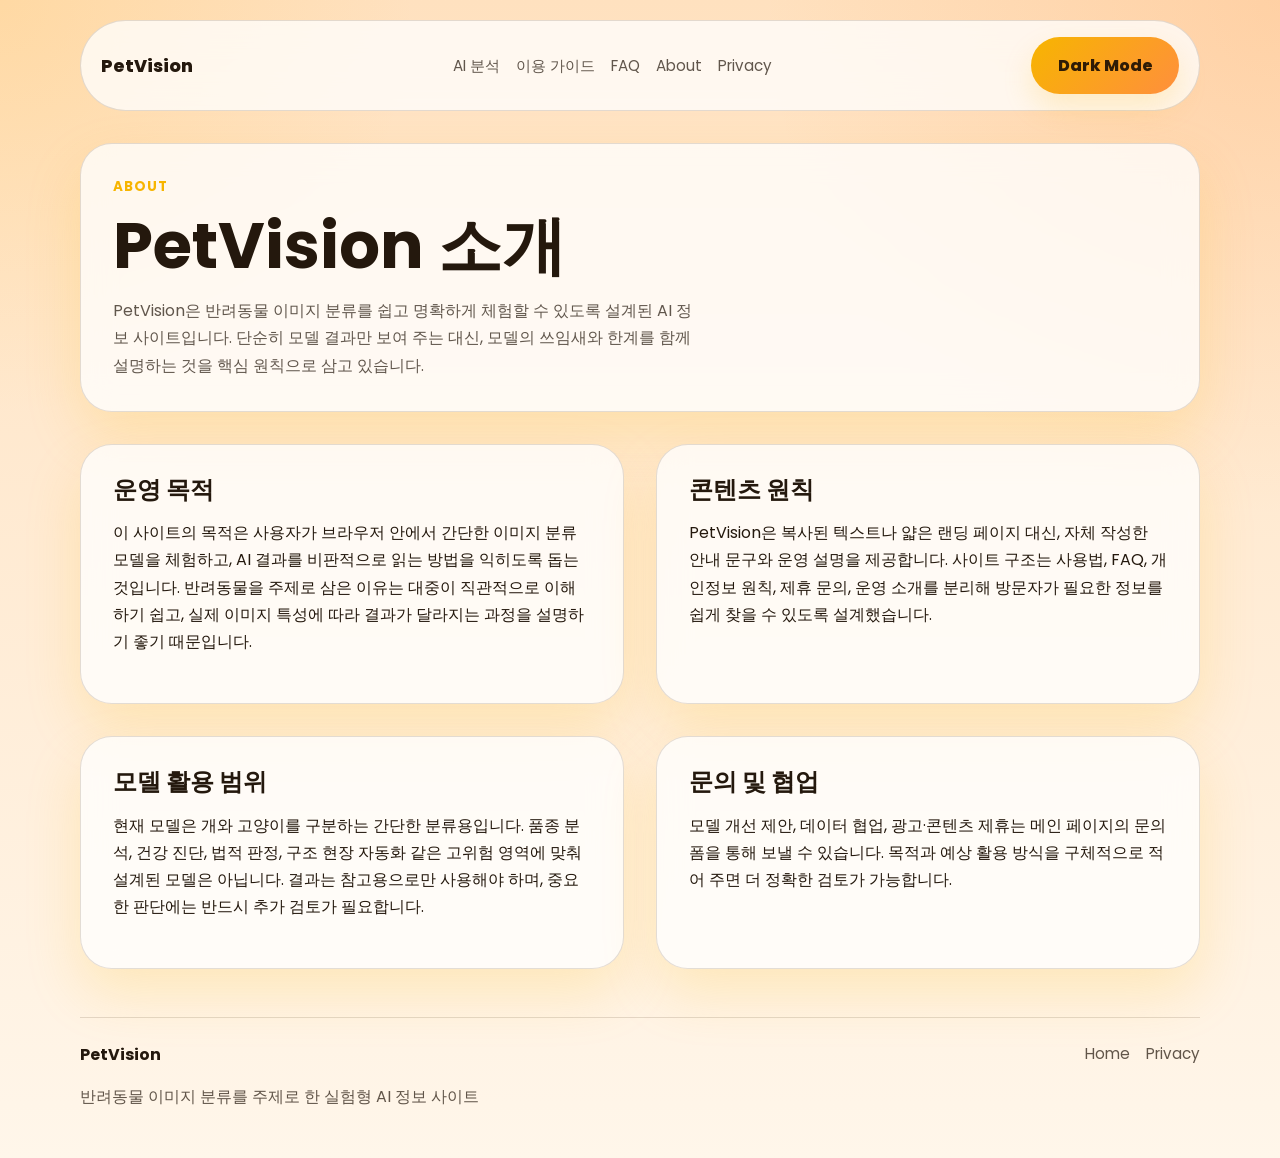
<file: about.html>
<!DOCTYPE html>
<html lang="ko">
<head>
    <meta charset="UTF-8">
    <meta name="viewport" content="width=device-width, initial-scale=1.0">
    <title>About PetVision</title>
    <meta name="description" content="PetVision 운영 목적, 콘텐츠 원칙, 모델 활용 범위와 사이트 방향을 소개합니다.">
    <meta name="google-adsense-account" content="ca-pub-5295775073841903">
    <script async src="https://pagead2.googlesyndication.com/pagead/js/adsbygoogle.js?client=ca-pub-5295775073841903" crossorigin="anonymous"></script>
    <link rel="stylesheet" href="style.css">
</head>
<body>
    <header class="site-header">
        <div class="nav-shell">
            <a class="brand" href="index.html">PetVision</a>
            <nav class="site-nav" aria-label="Primary">
                <a href="index.html#detector">AI 분석</a>
                <a href="index.html#guide">이용 가이드</a>
                <a href="index.html#faq">FAQ</a>
                <a href="about.html">About</a>
                <a href="privacy.html">Privacy</a>
            </nav>
            <button id="theme-toggle" type="button" aria-label="Toggle color theme">Dark Mode</button>
        </div>
    </header>

    <main>
        <section class="page-hero content-card">
            <p class="eyebrow">About</p>
            <h1>PetVision 소개</h1>
            <p class="hero-description">PetVision은 반려동물 이미지 분류를 쉽고 명확하게 체험할 수 있도록 설계된 AI 정보 사이트입니다. 단순히 모델 결과만 보여 주는 대신, 모델의 쓰임새와 한계를 함께 설명하는 것을 핵심 원칙으로 삼고 있습니다.</p>
        </section>

        <section class="content-grid two-column">
            <article class="content-card article-card">
                <h2>운영 목적</h2>
                <p>이 사이트의 목적은 사용자가 브라우저 안에서 간단한 이미지 분류 모델을 체험하고, AI 결과를 비판적으로 읽는 방법을 익히도록 돕는 것입니다. 반려동물을 주제로 삼은 이유는 대중이 직관적으로 이해하기 쉽고, 실제 이미지 특성에 따라 결과가 달라지는 과정을 설명하기 좋기 때문입니다.</p>
            </article>
            <article class="content-card article-card">
                <h2>콘텐츠 원칙</h2>
                <p>PetVision은 복사된 텍스트나 얇은 랜딩 페이지 대신, 자체 작성한 안내 문구와 운영 설명을 제공합니다. 사이트 구조는 사용법, FAQ, 개인정보 원칙, 제휴 문의, 운영 소개를 분리해 방문자가 필요한 정보를 쉽게 찾을 수 있도록 설계했습니다.</p>
            </article>
        </section>

        <section class="content-grid two-column">
            <article class="content-card article-card">
                <h2>모델 활용 범위</h2>
                <p>현재 모델은 개와 고양이를 구분하는 간단한 분류용입니다. 품종 분석, 건강 진단, 법적 판정, 구조 현장 자동화 같은 고위험 영역에 맞춰 설계된 모델은 아닙니다. 결과는 참고용으로만 사용해야 하며, 중요한 판단에는 반드시 추가 검토가 필요합니다.</p>
            </article>
            <article class="content-card article-card">
                <h2>문의 및 협업</h2>
                <p>모델 개선 제안, 데이터 협업, 광고·콘텐츠 제휴는 메인 페이지의 문의 폼을 통해 보낼 수 있습니다. 목적과 예상 활용 방식을 구체적으로 적어 주면 더 정확한 검토가 가능합니다.</p>
            </article>
        </section>
    </main>

    <footer class="site-footer">
        <div class="footer-shell">
            <div>
                <strong>PetVision</strong>
                <p>반려동물 이미지 분류를 주제로 한 실험형 AI 정보 사이트</p>
            </div>
            <nav class="footer-nav" aria-label="Footer">
                <a href="index.html">Home</a>
                <a href="privacy.html">Privacy</a>
            </nav>
        </div>
    </footer>

    <script src="main.js"></script>
</body>
</html>
</file>
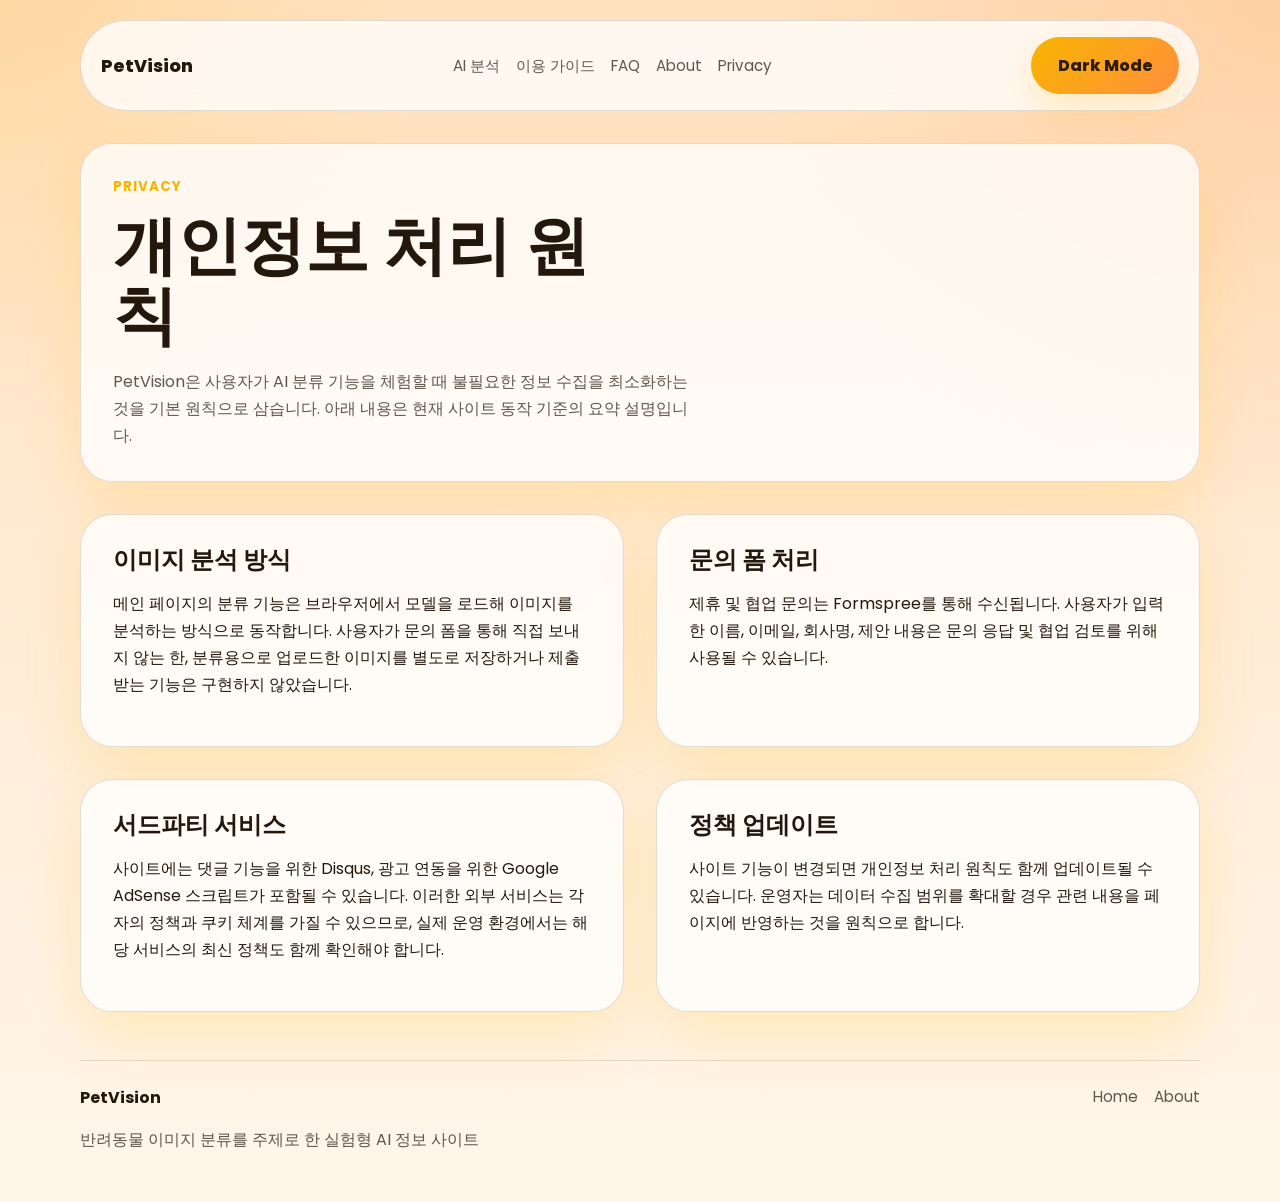
<file: privacy.html>
<!DOCTYPE html>
<html lang="ko">
<head>
    <meta charset="UTF-8">
    <meta name="viewport" content="width=device-width, initial-scale=1.0">
    <title>Privacy Policy | PetVision</title>
    <meta name="description" content="PetVision의 개인정보 처리 원칙, 문의 정보 처리 방식, 브라우저 기반 이미지 분석 범위를 설명합니다.">
    <meta name="google-adsense-account" content="ca-pub-5295775073841903">
    <script async src="https://pagead2.googlesyndication.com/pagead/js/adsbygoogle.js?client=ca-pub-5295775073841903" crossorigin="anonymous"></script>
    <link rel="stylesheet" href="style.css">
</head>
<body>
    <header class="site-header">
        <div class="nav-shell">
            <a class="brand" href="index.html">PetVision</a>
            <nav class="site-nav" aria-label="Primary">
                <a href="index.html#detector">AI 분석</a>
                <a href="index.html#guide">이용 가이드</a>
                <a href="index.html#faq">FAQ</a>
                <a href="about.html">About</a>
                <a href="privacy.html">Privacy</a>
            </nav>
            <button id="theme-toggle" type="button" aria-label="Toggle color theme">Dark Mode</button>
        </div>
    </header>

    <main>
        <section class="page-hero content-card">
            <p class="eyebrow">Privacy</p>
            <h1>개인정보 처리 원칙</h1>
            <p class="hero-description">PetVision은 사용자가 AI 분류 기능을 체험할 때 불필요한 정보 수집을 최소화하는 것을 기본 원칙으로 삼습니다. 아래 내용은 현재 사이트 동작 기준의 요약 설명입니다.</p>
        </section>

        <section class="content-grid two-column">
            <article class="content-card article-card">
                <h2>이미지 분석 방식</h2>
                <p>메인 페이지의 분류 기능은 브라우저에서 모델을 로드해 이미지를 분석하는 방식으로 동작합니다. 사용자가 문의 폼을 통해 직접 보내지 않는 한, 분류용으로 업로드한 이미지를 별도로 저장하거나 제출받는 기능은 구현하지 않았습니다.</p>
            </article>
            <article class="content-card article-card">
                <h2>문의 폼 처리</h2>
                <p>제휴 및 협업 문의는 Formspree를 통해 수신됩니다. 사용자가 입력한 이름, 이메일, 회사명, 제안 내용은 문의 응답 및 협업 검토를 위해 사용될 수 있습니다.</p>
            </article>
        </section>

        <section class="content-grid two-column">
            <article class="content-card article-card">
                <h2>서드파티 서비스</h2>
                <p>사이트에는 댓글 기능을 위한 Disqus, 광고 연동을 위한 Google AdSense 스크립트가 포함될 수 있습니다. 이러한 외부 서비스는 각자의 정책과 쿠키 체계를 가질 수 있으므로, 실제 운영 환경에서는 해당 서비스의 최신 정책도 함께 확인해야 합니다.</p>
            </article>
            <article class="content-card article-card">
                <h2>정책 업데이트</h2>
                <p>사이트 기능이 변경되면 개인정보 처리 원칙도 함께 업데이트될 수 있습니다. 운영자는 데이터 수집 범위를 확대할 경우 관련 내용을 페이지에 반영하는 것을 원칙으로 합니다.</p>
            </article>
        </section>
    </main>

    <footer class="site-footer">
        <div class="footer-shell">
            <div>
                <strong>PetVision</strong>
                <p>반려동물 이미지 분류를 주제로 한 실험형 AI 정보 사이트</p>
            </div>
            <nav class="footer-nav" aria-label="Footer">
                <a href="index.html">Home</a>
                <a href="about.html">About</a>
            </nav>
        </div>
    </footer>

    <script src="main.js"></script>
</body>
</html>
</file>
<file: style.css>
@import url('https://fonts.googleapis.com/css2?family=Poppins:wght@500;700;800&display=swap');

:root {
    --primary-color: #ffbc42;
    --secondary-color: #ff7a18;
    --background-color: #10151f;
    --background-accent: #1b2433;
    --text-color: #f8f2e8;
    --muted-text: rgba(248, 242, 232, 0.72);
    --surface-color: rgba(255, 255, 255, 0.05);
    --surface-strong: rgba(255, 255, 255, 0.09);
    --border-color: rgba(255, 255, 255, 0.12);
    --shadow-color: rgba(255, 122, 24, 0.22);
    --button-text-color: #201304;
    --field-background: rgba(255, 255, 255, 0.08);
    --field-border: rgba(255, 255, 255, 0.18);
    --success-color: #9cffb0;
}

[data-theme='light'] {
    --primary-color: #f7b500;
    --secondary-color: #ff8f3d;
    --background-color: #fff6ea;
    --background-accent: #ffe1bf;
    --text-color: #24180d;
    --muted-text: rgba(36, 24, 13, 0.72);
    --surface-color: rgba(255, 255, 255, 0.76);
    --surface-strong: rgba(255, 255, 255, 0.96);
    --border-color: rgba(60, 31, 0, 0.14);
    --shadow-color: rgba(247, 181, 0, 0.18);
    --button-text-color: #2f1c06;
    --field-background: rgba(255, 255, 255, 0.92);
    --field-border: rgba(47, 28, 6, 0.15);
    --success-color: #137333;
}

* {
    box-sizing: border-box;
}

html {
    scroll-behavior: smooth;
}

body {
    font-family: 'Poppins', sans-serif;
    margin: 0;
    min-height: 100vh;
    color: var(--text-color);
    background:
        radial-gradient(circle at top left, rgba(255, 188, 66, 0.22), transparent 24%),
        radial-gradient(circle at top right, rgba(255, 122, 24, 0.16), transparent 30%),
        linear-gradient(180deg, var(--background-accent), var(--background-color));
    transition: background 0.3s ease, color 0.3s ease;
}

button,
input,
textarea {
    font: inherit;
}

a {
    color: var(--primary-color);
    text-decoration: none;
}

p {
    line-height: 1.7;
}

.site-header,
.hero,
main,
.site-footer {
    width: min(1120px, calc(100% - 3rem));
    margin: 0 auto;
}

.site-header {
    padding-top: 1.25rem;
}

.nav-shell {
    display: flex;
    align-items: center;
    justify-content: space-between;
    gap: 1rem;
    padding: 1rem 1.25rem;
    border: 1px solid var(--border-color);
    border-radius: 999px;
    background: var(--surface-color);
    backdrop-filter: blur(16px);
}

.brand {
    color: var(--text-color);
    font-weight: 800;
    font-size: 1.1rem;
}

.site-nav,
.footer-nav {
    display: flex;
    flex-wrap: wrap;
    gap: 1rem;
}

.site-nav a,
.footer-nav a {
    color: var(--muted-text);
    font-size: 0.95rem;
}

.site-nav a:hover,
.footer-nav a:hover {
    color: var(--text-color);
}

.hero {
    padding: 2rem 0 1.5rem;
    display: grid;
    grid-template-columns: minmax(0, 1.15fr) minmax(280px, 0.85fr);
    gap: 1.5rem;
    align-items: start;
}

.page-hero {
    margin-top: 2rem;
}

.hero-copy {
    max-width: 760px;
}

.eyebrow {
    margin: 0 0 0.75rem;
    color: var(--primary-color);
    letter-spacing: 0.08em;
    text-transform: uppercase;
    font-size: 0.84rem;
    font-weight: 700;
}

h1,
h2 {
    margin: 0;
    line-height: 1.1;
}

h1 {
    font-size: clamp(2.4rem, 5vw, 4.8rem);
    max-width: 12ch;
}

.hero-description,
.panel-description,
.camera-note,
.status-note,
.empty-state span,
.inquiry-form label,
.comments-card noscript,
.site-footer p,
.feature-list,
details p {
    color: var(--muted-text);
}

.hero-description {
    max-width: 58ch;
    margin: 1rem 0 0;
}

.hero-actions {
    margin-top: 1.5rem;
    display: flex;
    flex-wrap: wrap;
    gap: 0.9rem;
}

.button-link {
    display: inline-flex;
    align-items: center;
    justify-content: center;
    padding: 1rem 1.25rem;
    border-radius: 999px;
    background: linear-gradient(135deg, var(--primary-color), var(--secondary-color));
    color: var(--button-text-color);
    font-weight: 800;
    box-shadow: 0 14px 30px var(--shadow-color);
}

.secondary-link {
    background: transparent;
    color: var(--text-color);
    border: 1px solid var(--border-color);
    box-shadow: none;
}

main {
    padding-bottom: 3rem;
    display: grid;
    gap: 2rem;
}

.detector-shell,
.content-grid.two-column {
    display: grid;
    grid-template-columns: repeat(2, minmax(0, 1fr));
    gap: 2rem;
}

.detector-panel,
.preview-card,
.results-card,
.content-card {
    border: 1px solid var(--border-color);
    border-radius: 32px;
    background: var(--surface-color);
    box-shadow: 0 24px 55px var(--shadow-color);
    backdrop-filter: blur(16px);
    padding: 2rem;
}

.article-card h2,
.faq-card h2,
.comments-card h2,
.inquiry-card h2,
.preview-card h2,
.results-card h2,
.detector-panel h2,
.hero-aside h2,
.page-hero h1 {
    margin-bottom: 1rem;
}

.preview-panel,
.faq-list {
    display: grid;
    gap: 1.5rem;
}

.status-row {
    display: flex;
    flex-wrap: wrap;
    align-items: center;
    gap: 0.75rem;
    margin: 1.5rem 0;
}

.status-pill {
    display: inline-flex;
    align-items: center;
    padding: 0.55rem 0.9rem;
    border-radius: 999px;
    background: var(--surface-strong);
    border: 1px solid var(--border-color);
    font-size: 0.92rem;
    font-weight: 700;
}

.status-pill.ready {
    color: var(--success-color);
}

.control-grid {
    display: grid;
    grid-template-columns: repeat(2, minmax(0, 1fr));
    gap: 1rem;
}

.upload-card,
.action-card,
details {
    border-radius: 24px;
    border: 1px solid var(--border-color);
    background: var(--surface-strong);
    padding: 1.25rem;
}

.upload-card {
    display: grid;
    gap: 0.45rem;
    cursor: pointer;
}

.upload-title {
    font-size: 1.1rem;
    font-weight: 700;
}

.upload-caption,
.feature-list {
    line-height: 1.6;
}

.upload-card input {
    margin-top: 0.75rem;
}

.action-card {
    display: grid;
    gap: 0.85rem;
}

button {
    padding: 1rem 1.25rem;
    border: none;
    border-radius: 999px;
    background: linear-gradient(135deg, var(--primary-color), var(--secondary-color));
    color: var(--button-text-color);
    font-weight: 800;
    cursor: pointer;
    box-shadow: 0 14px 30px var(--shadow-color);
    transition: transform 0.2s ease, box-shadow 0.2s ease, opacity 0.2s ease;
}

button:hover {
    transform: translateY(-2px);
    box-shadow: 0 18px 34px var(--shadow-color);
}

button:disabled {
    opacity: 0.55;
    cursor: not-allowed;
    transform: none;
}

.secondary-button {
    background: transparent;
    color: var(--text-color);
    border: 1px solid var(--border-color);
    box-shadow: none;
}

#theme-toggle {
    min-width: 148px;
}

.preview-stage {
    position: relative;
    min-height: 340px;
    border-radius: 28px;
    overflow: hidden;
    border: 1px solid var(--border-color);
    background: linear-gradient(180deg, rgba(255,255,255,0.08), rgba(255,255,255,0.02));
    display: grid;
    place-items: center;
}

.preview-stage.empty img {
    display: none;
}

#uploaded-preview,
#webcam-container canvas {
    width: 100%;
    max-width: 100%;
    border-radius: 24px;
    display: block;
}

#uploaded-preview {
    max-height: 420px;
    object-fit: contain;
}

.empty-state {
    display: grid;
    gap: 0.5rem;
    text-align: center;
    padding: 2rem;
}

.webcam-container {
    margin-top: 1rem;
}

.top-result {
    border-radius: 24px;
    background: var(--surface-strong);
    border: 1px solid var(--border-color);
    padding: 1rem 1.1rem;
    font-size: 1.05rem;
    font-weight: 700;
    margin: 1rem 0 1.25rem;
}

.prediction-list {
    display: grid;
    gap: 0.85rem;
}

.prediction-item {
    display: grid;
    gap: 0.45rem;
}

.prediction-head {
    display: flex;
    justify-content: space-between;
    gap: 1rem;
    font-size: 0.95rem;
}

.prediction-bar {
    height: 12px;
    border-radius: 999px;
    background: rgba(255, 255, 255, 0.08);
    overflow: hidden;
}

.prediction-fill {
    height: 100%;
    border-radius: inherit;
    background: linear-gradient(90deg, var(--primary-color), var(--secondary-color));
}

.feature-list {
    margin: 1rem 0 0;
    padding-left: 1.25rem;
}

.feature-list li + li {
    margin-top: 0.5rem;
}

summary {
    cursor: pointer;
    font-weight: 700;
}

details p {
    margin-top: 0.9rem;
}

.inquiry-form {
    display: grid;
    gap: 1rem;
}

.inquiry-form label {
    display: grid;
    gap: 0.45rem;
    font-size: 0.95rem;
}

.inquiry-form input,
.inquiry-form textarea {
    width: 100%;
    border: 1px solid var(--field-border);
    border-radius: 18px;
    padding: 1rem 1.1rem;
    background: var(--field-background);
    color: var(--text-color);
}

.inquiry-form textarea {
    min-height: 140px;
    resize: vertical;
}

.inquiry-form input::placeholder,
.inquiry-form textarea::placeholder {
    color: var(--muted-text);
}

.inquiry-form input:focus,
.inquiry-form textarea:focus {
    outline: 2px solid color-mix(in srgb, var(--primary-color) 65%, white 35%);
    border-color: transparent;
}

#disqus_thread {
    width: 100%;
    min-height: 240px;
}

.site-footer {
    padding-bottom: 2rem;
}

.footer-shell {
    border-top: 1px solid var(--border-color);
    padding-top: 1.5rem;
    display: flex;
    justify-content: space-between;
    gap: 1rem;
}

@media (max-width: 960px) {
    .hero,
    .detector-shell,
    .content-grid.two-column,
    .control-grid {
        grid-template-columns: 1fr;
    }

    .nav-shell,
    .footer-shell {
        border-radius: 24px;
        flex-direction: column;
        align-items: flex-start;
    }
}

@media (max-width: 720px) {
    .site-header,
    .hero,
    main,
    .site-footer {
        width: min(100%, calc(100% - 1.5rem));
    }

    .detector-panel,
    .preview-card,
    .results-card,
    .content-card {
        padding: 1.25rem;
        border-radius: 24px;
    }

    .preview-stage {
        min-height: 260px;
        border-radius: 20px;
    }

    button,
    .button-link,
    #theme-toggle {
        width: 100%;
    }

    .hero-actions,
    .site-nav,
    .footer-nav {
        width: 100%;
    }
}
</file>
